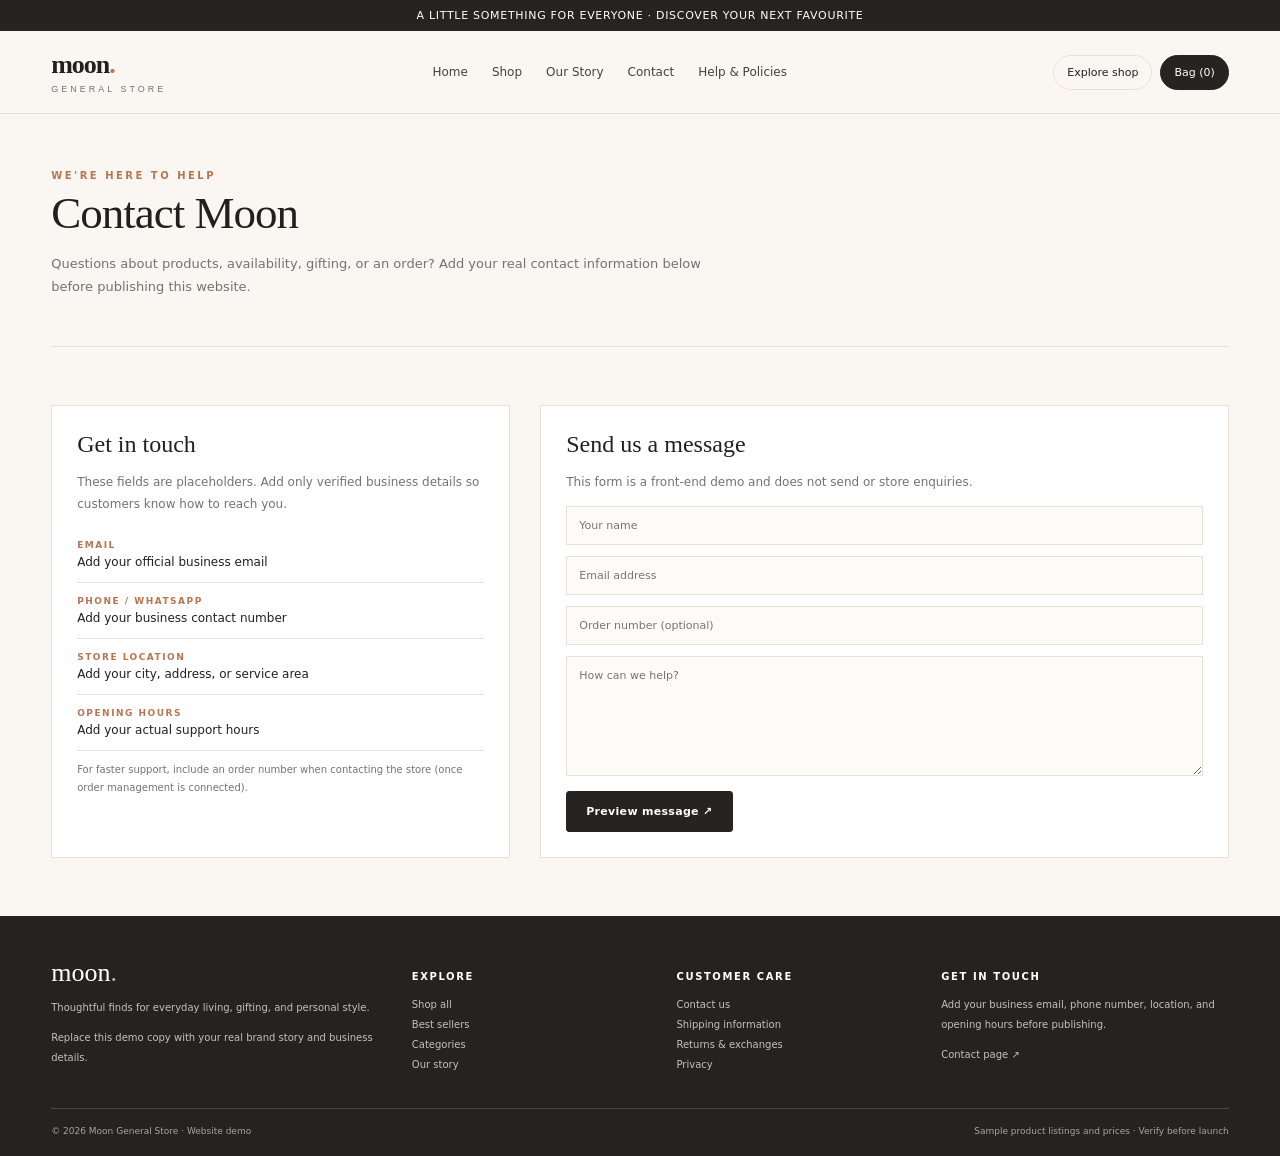
<file: contact.html>
<!DOCTYPE html><html lang="en"><head>
<!-- htmlaunch:enhanced:v2 -->
<link rel="icon" type="image/svg+xml" href="data:image/svg+xml;utf8,%3Csvg%20xmlns%3D%22http%3A%2F%2Fwww.w3.org%2F2000%2Fsvg%22%20width%3D%2264%22%20height%3D%2264%22%20viewBox%3D%220%200%2064%2064%22%3E%3Cdefs%3E%3ClinearGradient%20id%3D%22g%22%20x1%3D%220%22%20y1%3D%220%22%20x2%3D%221%22%20y2%3D%221%22%3E%3Cstop%20offset%3D%220%25%22%20stop-color%3D%22hsl(310%2C72%25%2C58%25)%22%2F%3E%3Cstop%20offset%3D%22100%25%22%20stop-color%3D%22hsl(340%2C72%25%2C44%25)%22%2F%3E%3C%2FlinearGradient%3E%3C%2Fdefs%3E%3Crect%20width%3D%2264%22%20height%3D%2264%22%20rx%3D%2214%22%20fill%3D%22url(%23g)%22%2F%3E%3Ctext%20x%3D%2232%22%20y%3D%2246%22%20text-anchor%3D%22middle%22%20font-family%3D%22ui-sans-serif%2Csystem-ui%2C-apple-system%2CSegoe%20UI%2Csans-serif%22%20font-size%3D%2238%22%20font-weight%3D%22800%22%20fill%3D%22%23ffffff%22%3EC%3C%2Ftext%3E%3C%2Fsvg%3E">
<link rel="canonical" href="https://muzzi-cloud.github.io/moon-general-store/">
<meta property="og:type" content="website">
<meta property="og:site_name" content="Contact | Moon General Store">
<meta property="og:title" content="Contact | Moon General Store">
<meta property="og:description" content="Discover thoughtful gifts, watches, handbags, skincare, perfumes, makeup and jewellery at Moon General Store.">
<meta property="og:url" content="https://muzzi-cloud.github.io/moon-general-store/">
<meta property="og:locale" content="en_US">
<meta property="og:image" content="https://s.wordpress.com/mshots/v1/https%3A%2F%2Fmuzzi-cloud.github.io%2Fmoon-general-store%2F?w=1200&h=630">
<meta property="og:image:alt" content="Contact | Moon General Store">
<meta property="og:image:width" content="1200">
<meta property="og:image:height" content="630">
<meta name="twitter:card" content="summary_large_image">
<meta name="twitter:title" content="Contact | Moon General Store">
<meta name="twitter:description" content="Discover thoughtful gifts, watches, handbags, skincare, perfumes, makeup and jewellery at Moon General Store.">
<meta name="twitter:image" content="https://s.wordpress.com/mshots/v1/https%3A%2F%2Fmuzzi-cloud.github.io%2Fmoon-general-store%2F?w=1200&h=630">
<meta name="twitter:image:alt" content="Contact | Moon General Store">
<meta charset="UTF-8"><meta name="viewport" content="width=device-width, initial-scale=1"><meta name="theme-color" content="#faf7f2"><title>Contact | Moon General Store</title><meta name="description" content="Discover thoughtful gifts, watches, handbags, skincare, perfumes, makeup and jewellery at Moon General Store."><link rel="stylesheet" href="style.css"></head><body>
<div class="announcement">A LITTLE SOMETHING FOR EVERYONE · DISCOVER YOUR NEXT FAVOURITE</div>
<header><div class="container nav"><a class="logo" href="index.html">moon<span>.</span><small>GENERAL STORE</small></a>
<nav class="links"><a href="index.html">Home</a><a href="shop.html">Shop</a><a href="about.html">Our Story</a><a href="contact.html">Contact</a><a href="policies.html">Help & Policies</a></nav>
<div class="navright"><a class="pill" href="shop.html">Explore shop</a><button class="pill dark" onclick="toggleCart()">Bag (<span class="cart-count">0</span>)</button><button class="pill menu" onclick="toggleMenu()">☰</button></div></div>
<div id="mobileLinks" style="display:none;padding:12px 4%;border-top:1px solid #e9e1d8"><nav style="display:flex;gap:15px;flex-wrap:wrap;font-size:12px"><a href="index.html">Home</a><a href="shop.html">Shop</a><a href="about.html">Our Story</a><a href="contact.html">Contact</a><a href="policies.html">Help & Policies</a></nav></div></header>

<main class="container"><div class="page-hero"><div class="eyebrow">We're here to help</div><h1 class="page-title">Contact Moon</h1><p>Questions about products, availability, gifting, or an order? Add your real contact information below before publishing this website.</p></div>
<section class="section"><div class="contact-grid"><div class="contact-card"><h3>Get in touch</h3><p>These fields are placeholders. Add only verified business details so customers know how to reach you.</p><div class="contact-detail"><b>Email</b>Add your official business email</div><div class="contact-detail"><b>Phone / WhatsApp</b>Add your business contact number</div><div class="contact-detail"><b>Store location</b>Add your city, address, or service area</div><div class="contact-detail"><b>Opening hours</b>Add your actual support hours</div><p style="font-size:10px">For faster support, include an order number when contacting the store (once order management is connected).</p></div><form class="form-card" onsubmit="demoForm(event)"><h3>Send us a message</h3><p>This form is a front-end demo and does not send or store enquiries.</p><input required placeholder="Your name" aria-label="Your name"><input required type="email" placeholder="Email address" aria-label="Email address"><input placeholder="Order number (optional)" aria-label="Order number"><textarea required placeholder="How can we help?" aria-label="Message"></textarea><button class="btn">Preview message ↗</button></form></div></section></main>

<footer><div class="container"><div class="footer-grid">
<div><div class="footer-brand">moon<span>.</span></div><p>Thoughtful finds for everyday living, gifting, and personal style.</p><p>Replace this demo copy with your real brand story and business details.</p></div>
<div><h4>Explore</h4><a href="shop.html">Shop all</a><a href="shop.html#products">Best sellers</a><a href="shop.html#categories">Categories</a><a href="about.html">Our story</a></div>
<div><h4>Customer care</h4><a href="contact.html">Contact us</a><a href="policies.html#shipping">Shipping information</a><a href="policies.html#returns">Returns & exchanges</a><a href="policies.html#privacy">Privacy</a></div>
<div><h4>Get in touch</h4><p>Add your business email, phone number, location, and opening hours before publishing.</p><a href="contact.html">Contact page ↗</a></div>
</div><div class="copyright"><span>© <span id="year"></span> Moon General Store · Website demo</span><span>Sample product listings and prices · Verify before launch</span></div></div></footer>
<div class="cart-panel" id="cartPanel"><div class="cart-title"><h3>Your shopping bag</h3><button onclick="toggleCart()">×</button></div><p style="font-size:10px;color:#777">Interactive demo only. Checkout and payments are not connected.</p><div class="cart-items" id="cartItems"></div><div class="cart-total"><span>Sample subtotal</span><span id="cartTotal">Rs. 0</span></div><button class="btn" onclick="toast('Checkout is not connected in this demo.')">Continue to checkout</button></div><div class="toast" id="toast"></div>
<script src="script.js"></script></body></html>
</file>
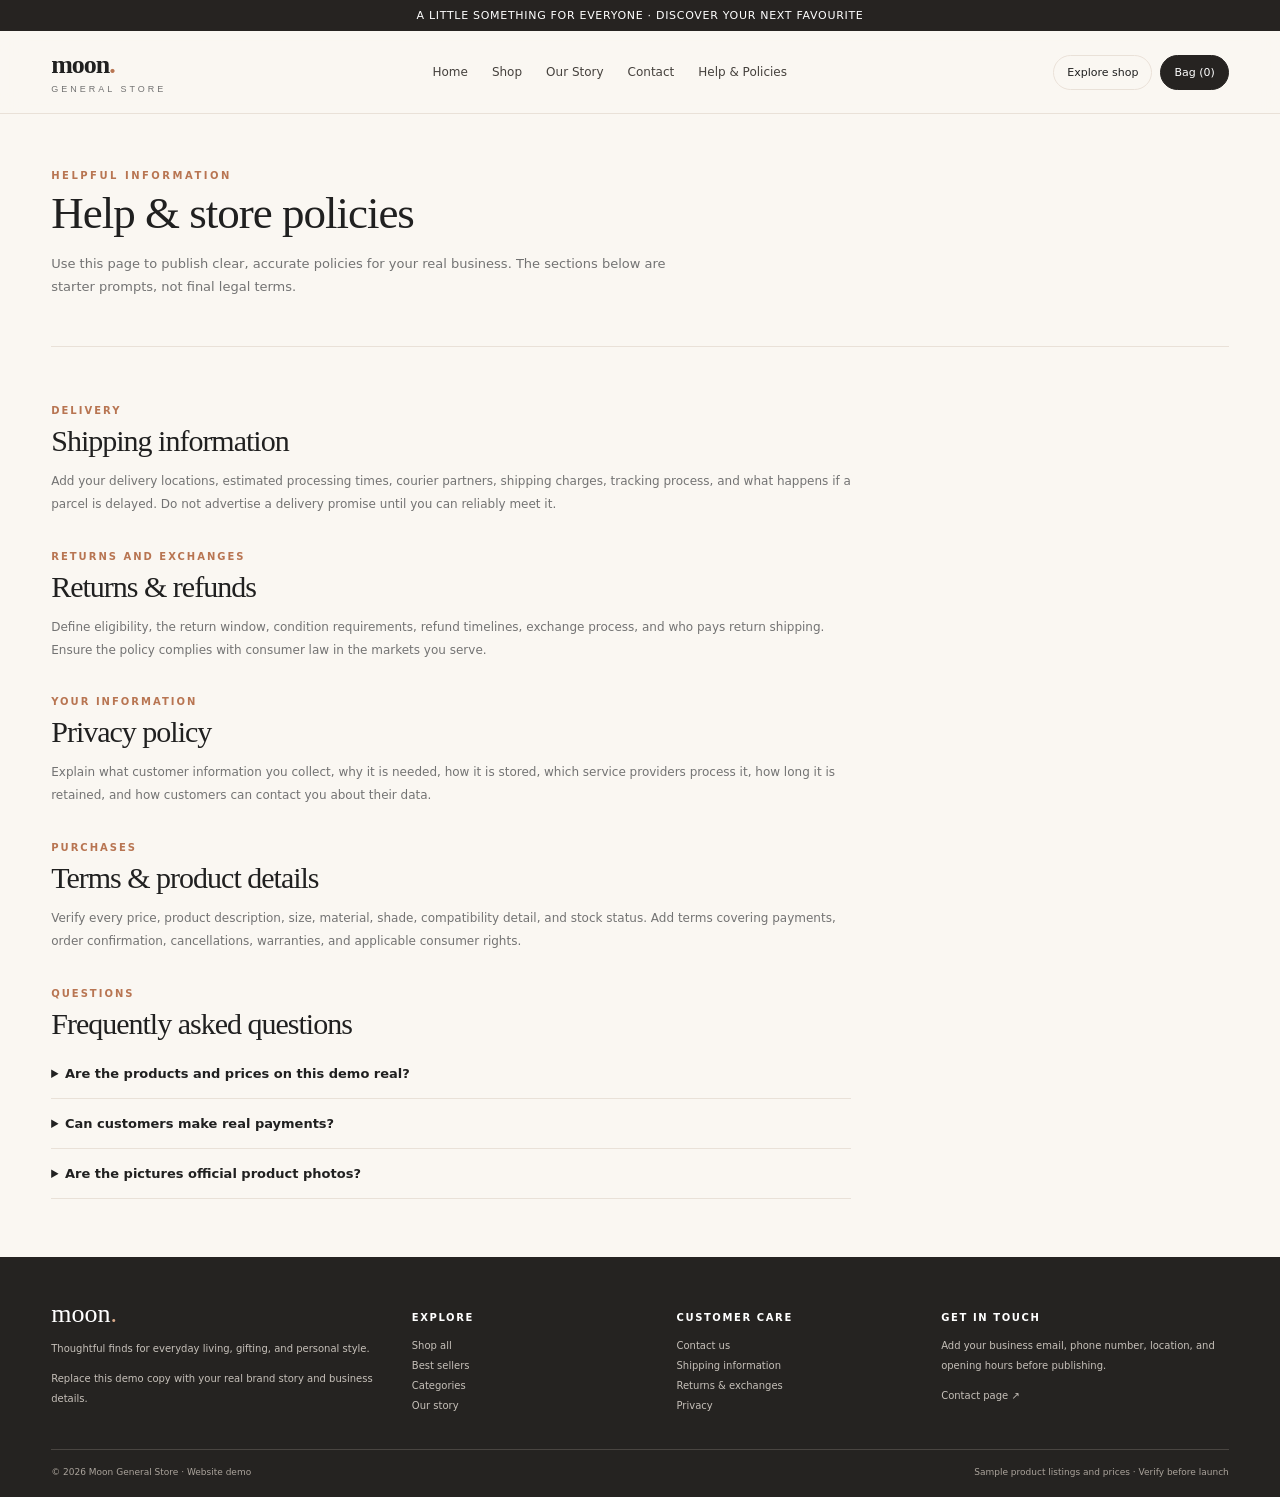
<file: policies.html>
<!DOCTYPE html><html lang="en"><head>
<!-- htmlaunch:enhanced:v2 -->
<link rel="icon" type="image/svg+xml" href="data:image/svg+xml;utf8,%3Csvg%20xmlns%3D%22http%3A%2F%2Fwww.w3.org%2F2000%2Fsvg%22%20width%3D%2264%22%20height%3D%2264%22%20viewBox%3D%220%200%2064%2064%22%3E%3Cdefs%3E%3ClinearGradient%20id%3D%22g%22%20x1%3D%220%22%20y1%3D%220%22%20x2%3D%221%22%20y2%3D%221%22%3E%3Cstop%20offset%3D%220%25%22%20stop-color%3D%22hsl(141%2C72%25%2C58%25)%22%2F%3E%3Cstop%20offset%3D%22100%25%22%20stop-color%3D%22hsl(171%2C72%25%2C44%25)%22%2F%3E%3C%2FlinearGradient%3E%3C%2Fdefs%3E%3Crect%20width%3D%2264%22%20height%3D%2264%22%20rx%3D%2214%22%20fill%3D%22url(%23g)%22%2F%3E%3Ctext%20x%3D%2232%22%20y%3D%2246%22%20text-anchor%3D%22middle%22%20font-family%3D%22ui-sans-serif%2Csystem-ui%2C-apple-system%2CSegoe%20UI%2Csans-serif%22%20font-size%3D%2238%22%20font-weight%3D%22800%22%20fill%3D%22%23ffffff%22%3EH%3C%2Ftext%3E%3C%2Fsvg%3E">
<link rel="canonical" href="https://muzzi-cloud.github.io/moon-general-store/">
<meta property="og:type" content="website">
<meta property="og:site_name" content="Help &amp; Policies | Moon General Store">
<meta property="og:title" content="Help &amp; Policies | Moon General Store">
<meta property="og:description" content="Discover thoughtful gifts, watches, handbags, skincare, perfumes, makeup and jewellery at Moon General Store.">
<meta property="og:url" content="https://muzzi-cloud.github.io/moon-general-store/">
<meta property="og:locale" content="en_US">
<meta property="og:image" content="https://s.wordpress.com/mshots/v1/https%3A%2F%2Fmuzzi-cloud.github.io%2Fmoon-general-store%2F?w=1200&h=630">
<meta property="og:image:alt" content="Help &amp; Policies | Moon General Store">
<meta property="og:image:width" content="1200">
<meta property="og:image:height" content="630">
<meta name="twitter:card" content="summary_large_image">
<meta name="twitter:title" content="Help &amp; Policies | Moon General Store">
<meta name="twitter:description" content="Discover thoughtful gifts, watches, handbags, skincare, perfumes, makeup and jewellery at Moon General Store.">
<meta name="twitter:image" content="https://s.wordpress.com/mshots/v1/https%3A%2F%2Fmuzzi-cloud.github.io%2Fmoon-general-store%2F?w=1200&h=630">
<meta name="twitter:image:alt" content="Help &amp; Policies | Moon General Store">
<meta charset="UTF-8"><meta name="viewport" content="width=device-width, initial-scale=1"><meta name="theme-color" content="#faf7f2"><title>Help & Policies | Moon General Store</title><meta name="description" content="Discover thoughtful gifts, watches, handbags, skincare, perfumes, makeup and jewellery at Moon General Store."><link rel="stylesheet" href="style.css"></head><body>
<div class="announcement">A LITTLE SOMETHING FOR EVERYONE · DISCOVER YOUR NEXT FAVOURITE</div>
<header><div class="container nav"><a class="logo" href="index.html">moon<span>.</span><small>GENERAL STORE</small></a>
<nav class="links"><a href="index.html">Home</a><a href="shop.html">Shop</a><a href="about.html">Our Story</a><a href="contact.html">Contact</a><a href="policies.html">Help & Policies</a></nav>
<div class="navright"><a class="pill" href="shop.html">Explore shop</a><button class="pill dark" onclick="toggleCart()">Bag (<span class="cart-count">0</span>)</button><button class="pill menu" onclick="toggleMenu()">☰</button></div></div>
<div id="mobileLinks" style="display:none;padding:12px 4%;border-top:1px solid #e9e1d8"><nav style="display:flex;gap:15px;flex-wrap:wrap;font-size:12px"><a href="index.html">Home</a><a href="shop.html">Shop</a><a href="about.html">Our Story</a><a href="contact.html">Contact</a><a href="policies.html">Help & Policies</a></nav></div></header>

<main class="container"><div class="page-hero"><div class="eyebrow">Helpful information</div><h1 class="page-title">Help & store policies</h1><p>Use this page to publish clear, accurate policies for your real business. The sections below are starter prompts, not final legal terms.</p></div>
<section class="section faq">
<div id="shipping"><div class="kicker">Delivery</div><h2 style="font:30px Georgia,serif;margin:8px 0">Shipping information</h2><p style="font-size:12px;color:var(--muted);line-height:1.9">Add your delivery locations, estimated processing times, courier partners, shipping charges, tracking process, and what happens if a parcel is delayed. Do not advertise a delivery promise until you can reliably meet it.</p></div>
<div id="returns" style="margin-top:35px"><div class="kicker">Returns and exchanges</div><h2 style="font:30px Georgia,serif;margin:8px 0">Returns & refunds</h2><p style="font-size:12px;color:var(--muted);line-height:1.9">Define eligibility, the return window, condition requirements, refund timelines, exchange process, and who pays return shipping. Ensure the policy complies with consumer law in the markets you serve.</p></div>
<div id="privacy" style="margin-top:35px"><div class="kicker">Your information</div><h2 style="font:30px Georgia,serif;margin:8px 0">Privacy policy</h2><p style="font-size:12px;color:var(--muted);line-height:1.9">Explain what customer information you collect, why it is needed, how it is stored, which service providers process it, how long it is retained, and how customers can contact you about their data.</p></div>
<div style="margin-top:35px"><div class="kicker">Purchases</div><h2 style="font:30px Georgia,serif;margin:8px 0">Terms & product details</h2><p style="font-size:12px;color:var(--muted);line-height:1.9">Verify every price, product description, size, material, shade, compatibility detail, and stock status. Add terms covering payments, order confirmation, cancellations, warranties, and applicable consumer rights.</p></div>
<div style="margin-top:35px"><div class="kicker">Questions</div><h2 style="font:30px Georgia,serif;margin:8px 0">Frequently asked questions</h2><details><summary>Are the products and prices on this demo real?</summary><p>No. Product names, prices, and descriptions are sample content for a design prototype. Replace them with accurate details before launch.</p></details><details><summary>Can customers make real payments?</summary><p>No. This website is a static frontend demo. Secure checkout, inventory, order processing, and payment gateway integration still need to be implemented.</p></details><details><summary>Are the pictures official product photos?</summary><p>No. The page uses general stock photography from Unsplash as visual placeholders. Replace images with your own product photographs or authorised supplier images for exact product listings.</p></details></div>
</section></main>

<footer><div class="container"><div class="footer-grid">
<div><div class="footer-brand">moon<span>.</span></div><p>Thoughtful finds for everyday living, gifting, and personal style.</p><p>Replace this demo copy with your real brand story and business details.</p></div>
<div><h4>Explore</h4><a href="shop.html">Shop all</a><a href="shop.html#products">Best sellers</a><a href="shop.html#categories">Categories</a><a href="about.html">Our story</a></div>
<div><h4>Customer care</h4><a href="contact.html">Contact us</a><a href="policies.html#shipping">Shipping information</a><a href="policies.html#returns">Returns & exchanges</a><a href="policies.html#privacy">Privacy</a></div>
<div><h4>Get in touch</h4><p>Add your business email, phone number, location, and opening hours before publishing.</p><a href="contact.html">Contact page ↗</a></div>
</div><div class="copyright"><span>© <span id="year"></span> Moon General Store · Website demo</span><span>Sample product listings and prices · Verify before launch</span></div></div></footer>
<div class="cart-panel" id="cartPanel"><div class="cart-title"><h3>Your shopping bag</h3><button onclick="toggleCart()">×</button></div><p style="font-size:10px;color:#777">Interactive demo only. Checkout and payments are not connected.</p><div class="cart-items" id="cartItems"></div><div class="cart-total"><span>Sample subtotal</span><span id="cartTotal">Rs. 0</span></div><button class="btn" onclick="toast('Checkout is not connected in this demo.')">Continue to checkout</button></div><div class="toast" id="toast"></div>
<script src="script.js"></script></body></html>
</file>
<file: style.css>
:root{--ink:#202020;--muted:#737373;--cream:#faf7f2;--white:#fff;--accent:#b87552;--accent2:#e8c8ad;--line:#e9e1d8;--dark:#262321}
*{box-sizing:border-box}html{scroll-behavior:smooth}body{margin:0;background:var(--cream);color:var(--ink);font-family:Inter,system-ui,-apple-system,Segoe UI,sans-serif}a{color:inherit;text-decoration:none}img{display:block;max-width:100%;object-fit:cover}button,input,select,textarea{font:inherit}button{cursor:pointer}.container{width:min(1180px,92%);margin:auto}
.announcement{background:var(--dark);color:#fff;text-align:center;padding:9px 10px;font-size:11px;letter-spacing:.7px}
header{position:sticky;top:0;z-index:30;background:#faf7f2ee;backdrop-filter:blur(12px);border-bottom:1px solid var(--line)}
.nav{min-height:82px;display:flex;align-items:center;justify-content:space-between;gap:20px}.logo{font-family:Georgia,serif;font-size:26px;letter-spacing:-1px;font-weight:700}.logo span{color:var(--accent)}.logo small{display:block;font:9px Inter, sans-serif;letter-spacing:3px;color:var(--muted);margin-top:4px}
.links{display:flex;gap:24px;font-size:12px;color:#45413d}.links a:hover{color:var(--accent)}.navright{display:flex;gap:8px;align-items:center}.pill{border:1px solid var(--line);border-radius:30px;background:transparent;padding:10px 13px;font-size:11px}.pill.dark{background:var(--dark);color:#fff;border-color:var(--dark)}.menu{display:none}
.hero{display:grid;grid-template-columns:.9fr 1.1fr;gap:45px;align-items:center;padding:50px 0 56px}.eyebrow{text-transform:uppercase;letter-spacing:2.5px;font-size:10px;color:var(--accent);font-weight:800}.hero h1{font:clamp(42px,5.6vw,72px)/.98 Georgia,serif;letter-spacing:-2px;margin:16px 0 20px}.hero p{font-size:14px;line-height:1.9;color:var(--muted);max-width:480px}.actions{display:flex;gap:10px;flex-wrap:wrap;margin:25px 0}.btn{display:inline-flex;justify-content:center;align-items:center;gap:8px;padding:13px 19px;border:1px solid var(--dark);background:var(--dark);color:#fff;border-radius:3px;font-size:11px;font-weight:700;letter-spacing:.3px}.btn.light{background:transparent;color:var(--dark);border-color:#cfc3b7}.hero-photo{height:440px;position:relative}.hero-photo img{width:100%;height:100%;object-fit:cover}.hero-note{position:absolute;left:-20px;bottom:22px;background:#fff;padding:17px 20px;box-shadow:0 10px 30px #0001;font:17px Georgia,serif}.hero-note small{display:block;font:10px Inter,sans-serif;color:var(--muted);margin-top:5px}
.benefits{display:grid;grid-template-columns:repeat(4,1fr);border-block:1px solid var(--line);padding:19px 0;margin-bottom:48px}.benefit{text-align:center;border-right:1px solid var(--line);font-size:11px;font-weight:700}.benefit:last-child{border:0}.benefit small{display:block;color:var(--muted);font-weight:400;margin-top:5px}
.section{padding:28px 0 58px}.section-head{display:flex;justify-content:space-between;align-items:end;gap:20px;margin-bottom:24px}.kicker{font-size:10px;text-transform:uppercase;letter-spacing:2px;color:var(--accent);font-weight:800}.section h2,.page-title{font:clamp(30px,4vw,45px)/1.1 Georgia,serif;letter-spacing:-1px;margin:8px 0 0}.section-head p{max-width:390px;color:var(--muted);font-size:12px;line-height:1.8;margin:0}
.category-grid{display:grid;grid-template-columns:repeat(5,1fr);gap:13px}.category-card{position:relative;height:210px;overflow:hidden;background:#ddd}.category-card img{width:100%;height:100%;transition:transform .4s}.category-card:hover img{transform:scale(1.05)}.category-card:after{content:"";position:absolute;inset:30% 0 0;background:linear-gradient(transparent,#0009)}.category-card span{position:absolute;z-index:1;bottom:16px;left:14px;color:#fff;font:18px Georgia,serif}.category-card small{display:block;font:9px Inter,sans-serif;letter-spacing:1.5px;text-transform:uppercase;margin-top:5px}
.toolbar{display:flex;gap:10px;flex-wrap:wrap;margin:18px 0 22px}.toolbar input,.toolbar select{border:1px solid var(--line);background:#fff;padding:12px 13px;border-radius:3px;font-size:11px;color:var(--ink)}.toolbar input{flex:1;min-width:200px}.grid{display:grid;grid-template-columns:repeat(5,1fr);gap:16px}.product{background:#fff;border:1px solid #eee7df;min-width:0}.product-img{height:220px;position:relative;background:#f1ece5;overflow:hidden}.product-img img{width:100%;height:100%;transition:transform .35s}.product:hover img{transform:scale(1.04)}.tag{position:absolute;left:10px;top:10px;background:#fff;padding:6px 8px;font-size:8px;text-transform:uppercase;letter-spacing:1px}.product-body{padding:13px}.product-category{font-size:9px;text-transform:uppercase;letter-spacing:1.3px;color:var(--accent)}.product h3{font-size:13px;margin:7px 0 5px}.product p{font-size:10px;line-height:1.6;color:var(--muted);min-height:32px}.price-row{display:flex;align-items:center;justify-content:space-between;gap:8px;border-top:1px solid #f0ebe5;padding-top:11px;margin-top:10px}.price{font-size:13px;font-weight:800}.add{border:0;background:var(--dark);color:white;padding:9px 10px;font-size:9px}
.banner{display:grid;grid-template-columns:1fr 1fr;background:#eee3d8;margin:30px 0 50px;min-height:280px}.banner-copy{padding:35px;align-self:center}.banner h2{font:36px Georgia,serif;margin:9px 0}.banner p{color:var(--muted);font-size:12px;line-height:1.8;max-width:360px}.banner img{width:100%;height:100%;min-height:280px}
.page-hero{padding:56px 0 35px;border-bottom:1px solid var(--line);margin-bottom:30px}.page-hero p{color:var(--muted);font-size:13px;line-height:1.8;max-width:650px}.story-grid{display:grid;grid-template-columns:1fr 1fr;gap:35px;align-items:center}.story-grid img{width:100%;height:410px}.story-grid p{color:var(--muted);font-size:13px;line-height:1.9}.value-grid{display:grid;grid-template-columns:repeat(3,1fr);gap:15px}.value{padding:23px;background:#fff;border:1px solid var(--line)}.value b{font:20px Georgia,serif}.value p{font-size:11px;line-height:1.8;color:var(--muted)}
.contact-grid{display:grid;grid-template-columns:.8fr 1.2fr;gap:30px}.contact-card,.form-card{padding:25px;background:#fff;border:1px solid var(--line)}.contact-card h3,.form-card h3{font:24px Georgia,serif;margin:0 0 14px}.contact-card p,.form-card p{font-size:12px;line-height:1.8;color:var(--muted)}.contact-detail{padding:13px 0;border-bottom:1px solid var(--line);font-size:12px}.contact-detail b{display:block;color:var(--accent);font-size:9px;letter-spacing:1.5px;text-transform:uppercase;margin-bottom:5px}.form-card input,.form-card textarea{width:100%;padding:12px;margin:0 0 11px;border:1px solid var(--line);background:#fdfbf8;font-size:11px}.form-card textarea{min-height:120px;resize:vertical}
.faq{max-width:800px}.faq details{border-bottom:1px solid var(--line);padding:17px 0}.faq summary{font-size:13px;font-weight:700;cursor:pointer}.faq details p{font-size:12px;line-height:1.8;color:var(--muted)}
footer{background:#252321;color:#fff;padding:42px 0 20px}.footer-grid{display:grid;grid-template-columns:1.4fr 1fr 1fr 1.2fr;gap:25px}.footer-grid h4{font-size:10px;letter-spacing:1.6px;text-transform:uppercase}.footer-grid p,.footer-grid a{display:block;color:#c6c0b9;font-size:10px;line-height:2}.footer-grid a:hover{color:#fff}.footer-brand{font:26px Georgia,serif}.footer-brand span{color:#d8a98a}.copyright{border-top:1px solid #494541;margin-top:30px;padding-top:17px;color:#aaa39b;font-size:9px;display:flex;justify-content:space-between;gap:15px;flex-wrap:wrap}
.cart-panel{position:fixed;right:18px;bottom:18px;z-index:60;width:min(360px,calc(100% - 36px));background:#fff;border:1px solid var(--line);box-shadow:0 15px 60px #0002;padding:20px;display:none}.cart-panel.open{display:block}.cart-title{display:flex;justify-content:space-between;align-items:center}.cart-title h3{font:23px Georgia,serif;margin:0}.cart-title button{border:0;background:none;font-size:22px}.cart-items{max-height:200px;overflow:auto}.cart-item{padding:10px 0;border-bottom:1px solid var(--line);font-size:11px;display:flex;justify-content:space-between;gap:10px}.cart-total{display:flex;justify-content:space-between;font-weight:800;margin:15px 0}.toast{position:fixed;bottom:22px;left:50%;transform:translate(-50%,20px);opacity:0;transition:.2s;background:#252321;color:#fff;padding:12px 16px;font-size:11px;z-index:90;pointer-events:none}.toast.show{opacity:1;transform:translate(-50%,0)}
@media(max-width:1000px){.links{gap:13px}.grid{grid-template-columns:repeat(3,1fr)}.category-grid{grid-template-columns:repeat(3,1fr)}.product-img{height:230px}.footer-grid{grid-template-columns:repeat(2,1fr)}}
@media(max-width:650px){.nav{min-height:70px}.links{display:none}.menu{display:inline-block}.navright .pill:first-child{display:none}.hero{grid-template-columns:1fr;padding:25px 0 35px;gap:25px}.hero-photo{height:300px;grid-row:1}.hero-note{left:10px}.hero h1{font-size:48px}.benefits{grid-template-columns:repeat(2,1fr);gap:18px}.benefit:nth-child(2){border:0}.category-grid{grid-template-columns:repeat(2,1fr)}.category-card{height:180px}.grid{grid-template-columns:repeat(2,1fr);gap:10px}.product-img{height:170px}.product-body{padding:10px}.product h3{font-size:12px}.section-head{display:block}.section-head p{margin-top:12px}.banner{grid-template-columns:1fr}.banner img{min-height:190px;max-height:230px}.story-grid,.contact-grid{grid-template-columns:1fr}.story-grid img{height:280px}.value-grid{grid-template-columns:1fr}.footer-grid{grid-template-columns:1fr 1fr}.page-hero{padding:35px 0 25px}}
</file>
